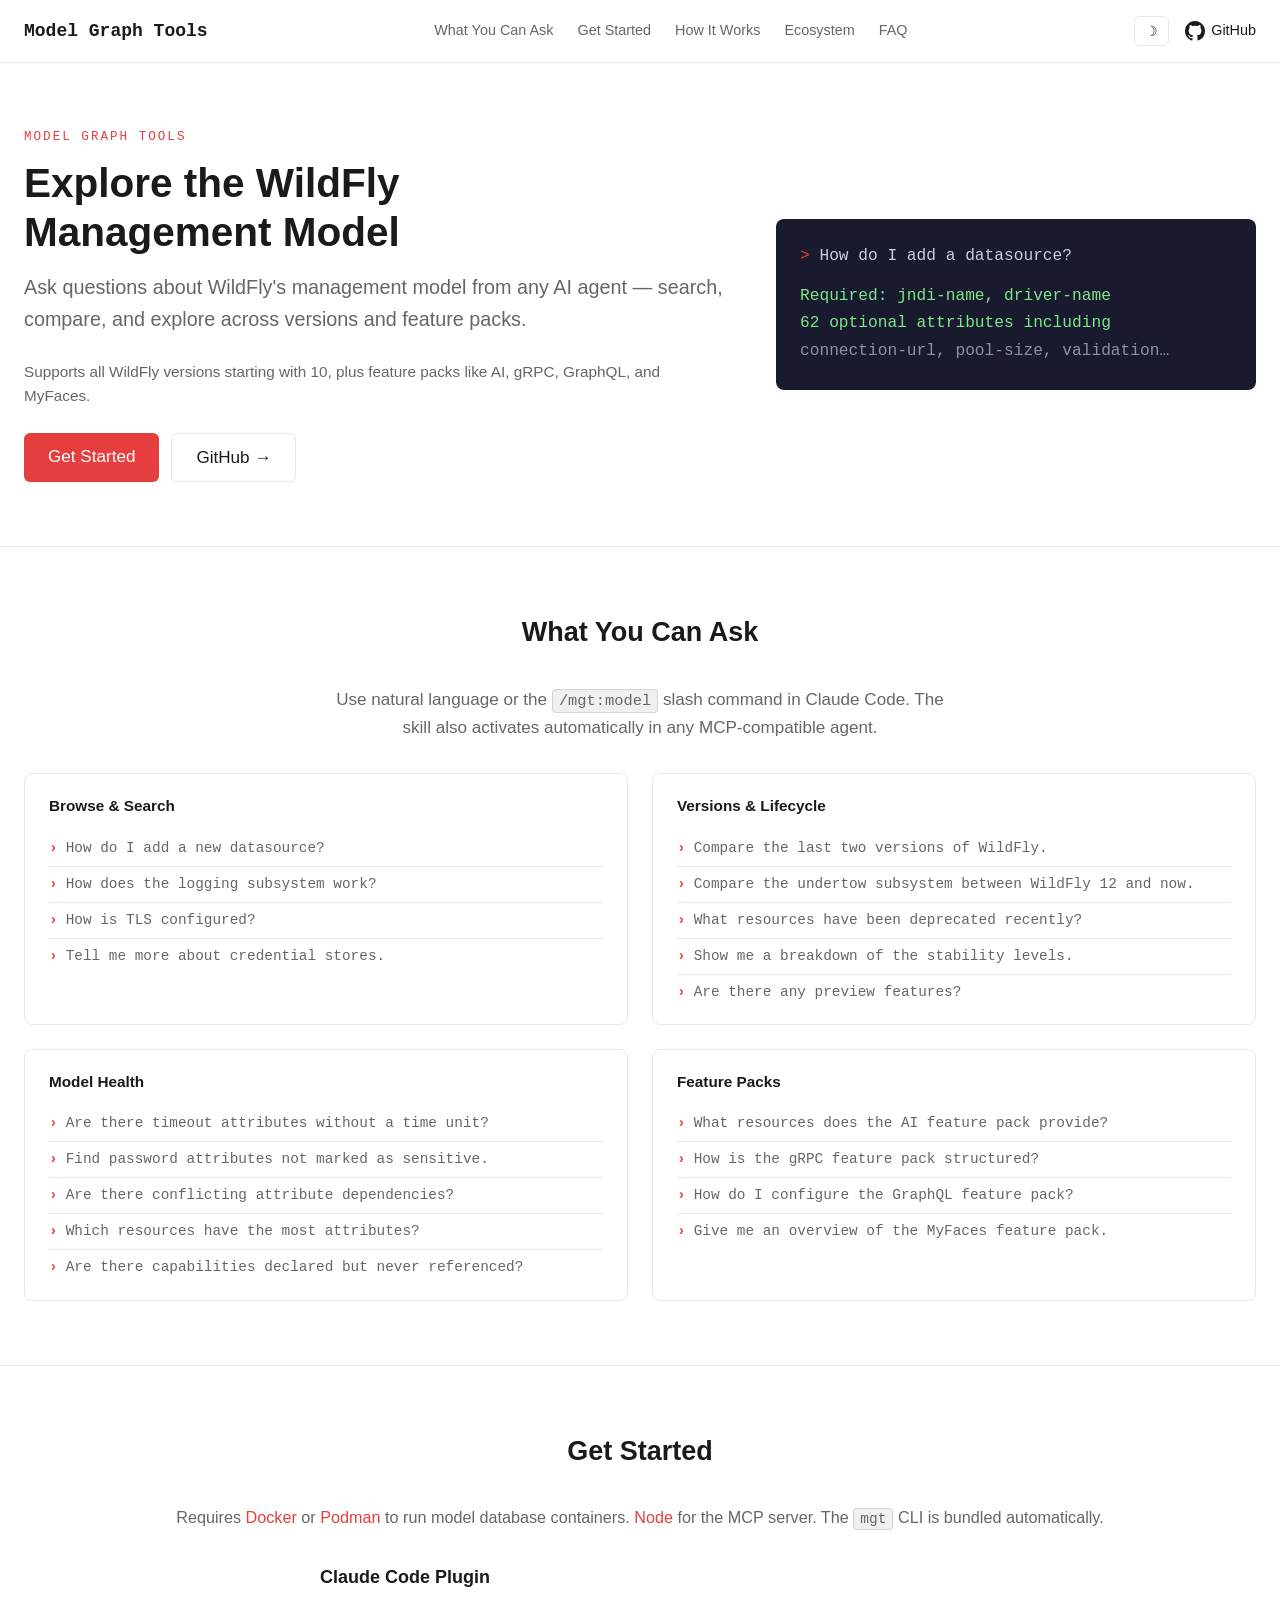
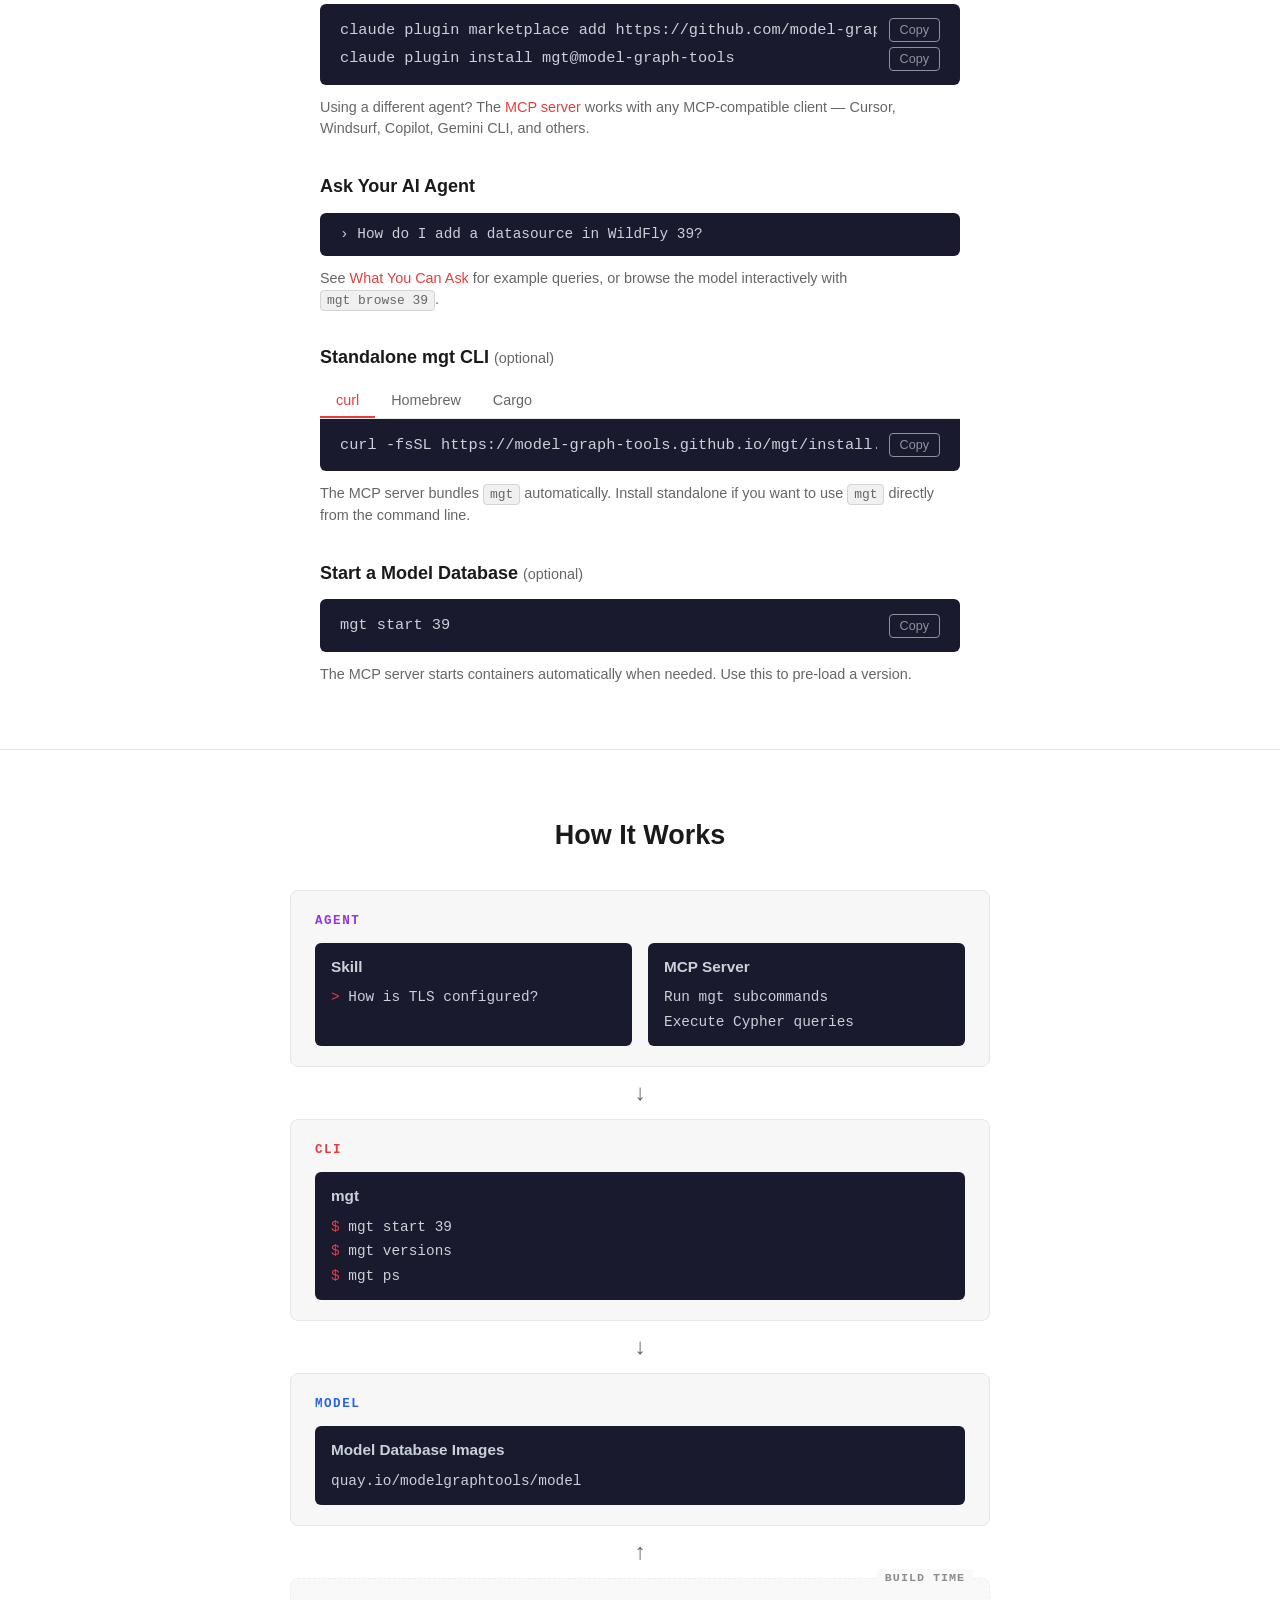
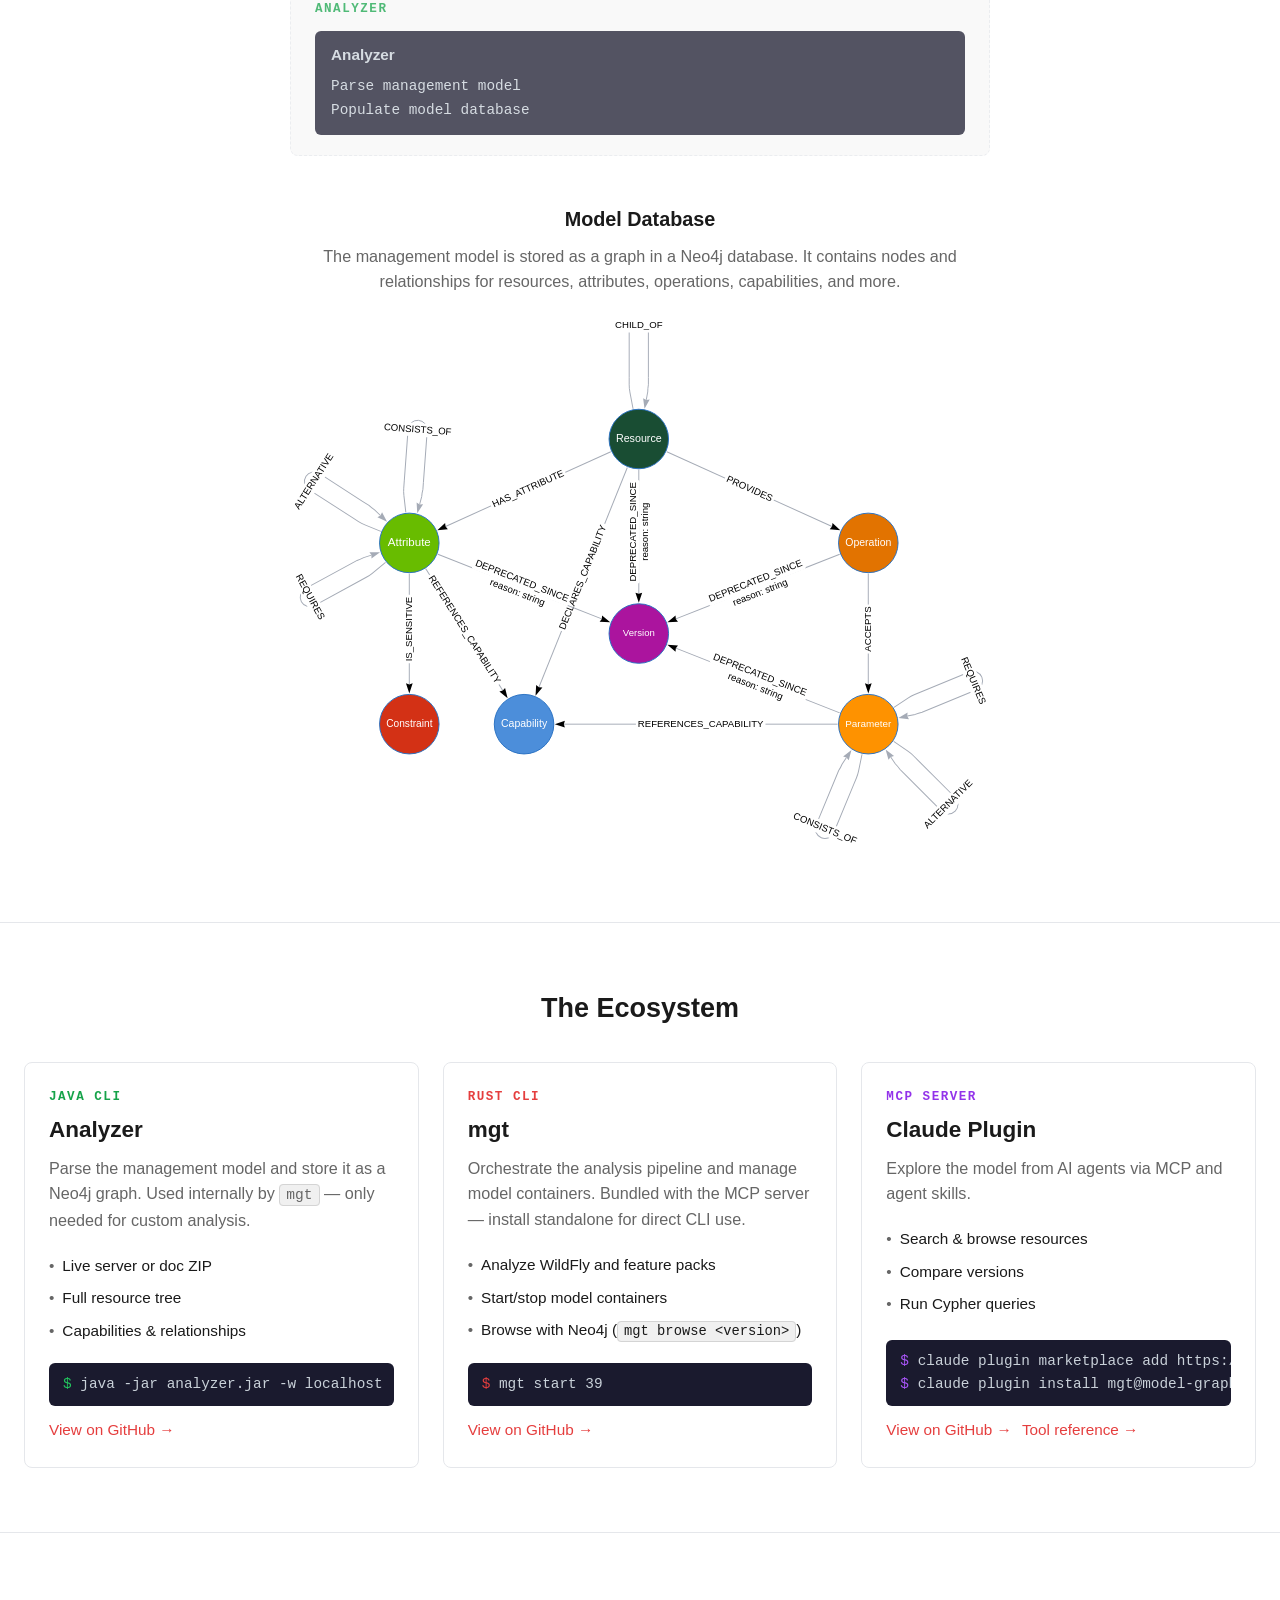
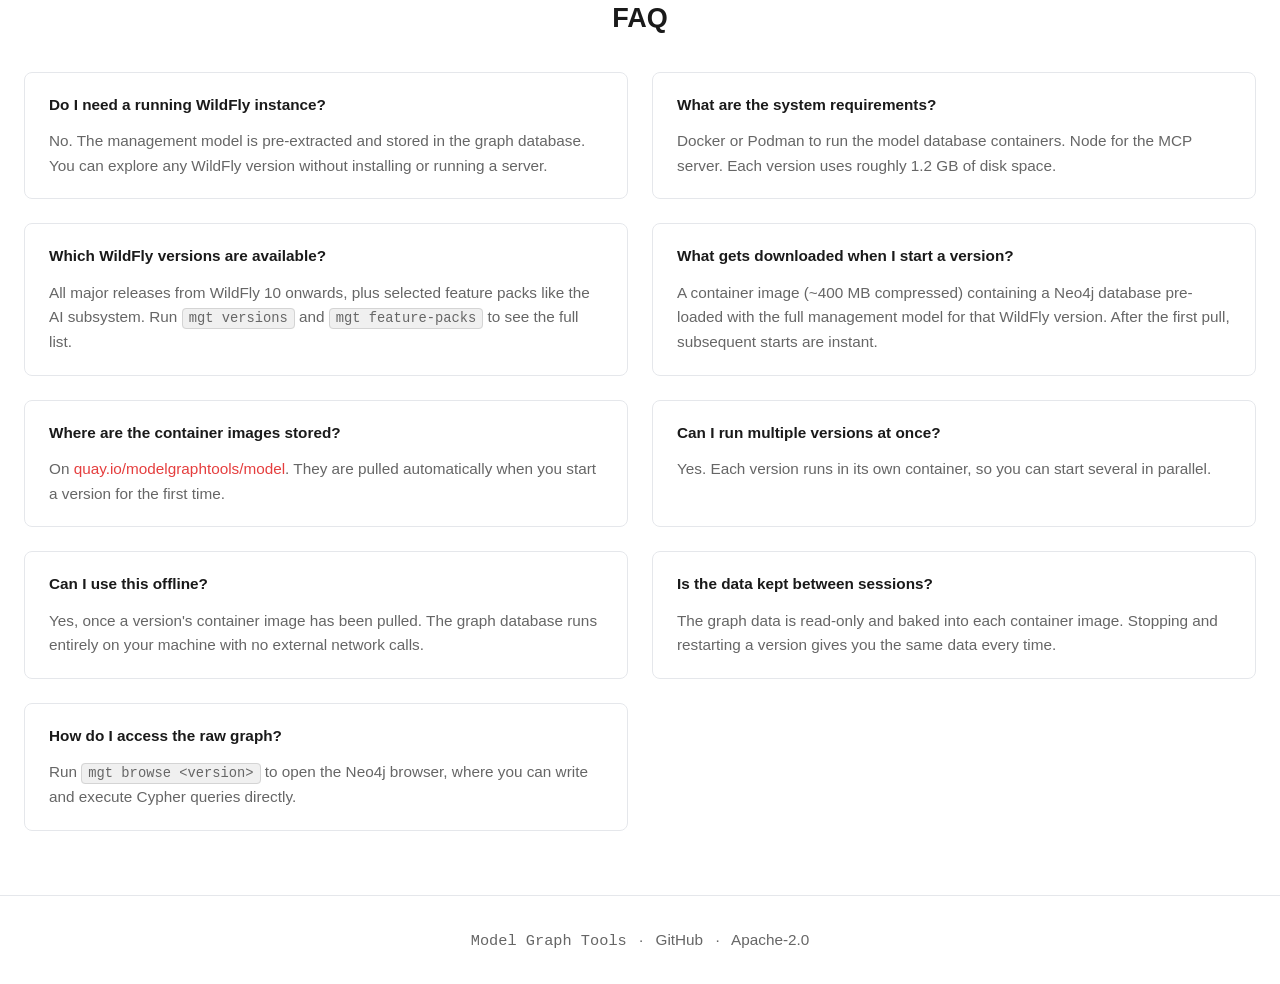
<file: index.html>
<!doctype html>
<html lang="en">
    <head>
        <meta charset="UTF-8" />
        <meta name="viewport" content="width=device-width, initial-scale=1.0" />
        <title>Model Graph Tools</title>
        <meta
            name="description"
            content="Parse, graph, search, and compare WildFly's management model across versions and feature packs."
        />
        <meta property="og:title" content="Model Graph Tools" />
        <meta property="og:description" content="Parse, graph, search, and compare WildFly's management model across versions and feature packs." />
        <meta property="og:type" content="website" />
        <meta property="og:url" content="https://model-graph-tools.github.io" />
        <meta property="og:image" content="https://model-graph-tools.github.io/icon.png" />
        <meta name="twitter:card" content="summary" />
        <meta name="twitter:title" content="Model Graph Tools" />
        <meta name="twitter:description" content="Parse, graph, search, and compare WildFly's management model across versions and feature packs." />
        <link rel="icon" type="image/png" href="icon.png" />
        <link rel="stylesheet" href="styles.css" />
        <script>
            (function () {
                var s = localStorage, d = "dark", c = "dark";
                try { c = s.getItem("mgt-theme"); } catch (e) {}
                if (c === d || (!c && matchMedia("(prefers-color-scheme:dark)").matches)) {
                    document.documentElement.classList.add(d);
                }
            })();
        </script>
    </head>
    <body>
        <a href="#main" class="skip-link">Skip to content</a>
        <header>
            <a href="/" class="logo mono">Model Graph Tools</a>
            <nav class="header-nav" aria-label="Page sections">
                <a href="#prompts">What You Can Ask</a>
                <a href="#install">Get Started</a>
                <a href="#how-it-works">How It Works</a>
                <a href="#ecosystem">Ecosystem</a>
                <a href="#faq">FAQ</a>
            </nav>
            <div class="header-actions">
                <button class="theme-toggle" id="themeToggle" aria-label="Toggle dark mode">
                    <span id="themeIcon">&#9789;</span>
                </button>
                <a href="https://github.com/model-graph-tools" class="github-link" target="_blank" rel="noopener">
                    <svg width="20" height="20" viewBox="0 0 16 16" fill="currentColor">
                        <path
                            d="M8 0C3.58 0 0 3.58 0 8c0 3.54 2.29 6.53 5.47 7.59.4.07.55-.17.55-.38 0-.19-.01-.82-.01-1.49-2.01.37-2.53-.49-2.69-.94-.09-.23-.48-.94-.82-1.13-.28-.15-.68-.52-.01-.53.63-.01 1.08.58 1.23.82.72 1.21 1.87.87 2.33.66.07-.52.28-.87.51-1.07-1.78-.2-3.64-.89-3.64-3.95 0-.87.31-1.59.82-2.15-.08-.2-.36-1.02.08-2.12 0 0 .67-.21 2.2.82.64-.18 1.32-.27 2-.27.68 0 1.36.09 2 .27 1.53-1.04 2.2-.82 2.2-.82.44 1.1.16 1.92.08 2.12.51.56.82 1.27.82 2.15 0 3.07-1.87 3.75-3.65 3.95.29.25.54.73.54 1.48 0 1.07-.01 1.93-.01 2.2 0 .21.15.46.55.38A8.013 8.013 0 0016 8c0-4.42-3.58-8-8-8z"
                        />
                    </svg>
                    GitHub
                </a>
            </div>
        </header>
        <main id="main">
        <section class="hero container">
            <div class="hero-text">
                <div class="hero-label mono">MODEL GRAPH TOOLS</div>
                <h1 class="hero-title">Explore the WildFly<br />Management Model</h1>
                <p class="hero-subtitle">
                    Ask questions about WildFly's management model from any AI agent &mdash; search, compare, and
                    explore across versions and feature packs.
                </p>
                <p class="hero-versions">Supports all WildFly versions starting with 10, plus feature packs like AI, gRPC, GraphQL, and MyFaces.</p>
                <div class="hero-actions">
                    <a href="#install" class="btn btn-primary">Get Started</a>
                    <a
                        href="https://github.com/model-graph-tools"
                        class="btn btn-outline"
                        target="_blank"
                        rel="noopener"
                        >GitHub &rarr;</a
                    >
                </div>
            </div>
            <div class="hero-terminal mono">
                <div class="hero-question"><span class="prompt">&gt;</span> How do I add a datasource?</div>
                <div class="hero-answer">Required: jndi-name, driver-name</div>
                <div class="hero-answer">62 optional attributes including</div>
                <div class="hero-answer muted">connection-url, pool-size, validation&hellip;</div>
            </div>
        </section>
        <section class="section prompts" id="prompts">
            <div class="container">
                <h2 class="section-title">What You Can Ask</h2>
                <p class="prompts-subtitle">
                    Use natural language or the <code>/mgt:model</code> slash command in Claude Code. The
                    skill also activates automatically in any MCP&#8209;compatible agent.
                </p>
                <div class="content-grid">
                    <div class="content-card">
                        <div class="content-card-title">Browse &amp; Search</div>
                        <ul class="prompts-list mono">
                            <li>How do I add a new datasource?</li>
                            <li>How does the logging subsystem work?</li>
                            <li>How is TLS configured?</li>
                            <li>Tell me more about credential stores.</li>
                        </ul>
                    </div>
                    <div class="content-card">
                        <div class="content-card-title">Versions &amp; Lifecycle</div>
                        <ul class="prompts-list mono">
                            <li>Compare the last two versions of WildFly.</li>
                            <li>Compare the undertow subsystem between WildFly 12 and now.</li>
                            <li>What resources have been deprecated recently?</li>
                            <li>Show me a breakdown of the stability levels.</li>
                            <li>Are there any preview features?</li>
                        </ul>
                    </div>
                    <div class="content-card">
                        <div class="content-card-title">Model Health</div>
                        <ul class="prompts-list mono">
                            <li>Are there timeout attributes without a time unit?</li>
                            <li>Find password attributes not marked as sensitive.</li>
                            <li>Are there conflicting attribute dependencies?</li>
                            <li>Which resources have the most attributes?</li>
                            <li>Are there capabilities declared but never referenced?</li>
                        </ul>
                    </div>
                    <div class="content-card">
                        <div class="content-card-title">Feature Packs</div>
                        <ul class="prompts-list mono">
                            <li>What resources does the AI feature pack provide?</li>
                            <li>How is the gRPC feature pack structured?</li>
                            <li>How do I configure the GraphQL feature pack?</li>
                            <li>Give me an overview of the MyFaces feature pack.</li>
                        </ul>
                    </div>
                </div>
            </div>
        </section>
        <section class="section install" id="install">
            <div class="container">
                <h2 class="section-title">Get Started</h2>
                <p class="install-prereq">
                    Requires
                    <a href="https://www.docker.com/get-started/" target="_blank" rel="noopener">Docker</a> or
                    <a href="https://podman.io/get-started" target="_blank" rel="noopener">Podman</a>
                    to run model database containers.
                    <a href="https://nodejs.org/" target="_blank" rel="noopener">Node</a> for the MCP server.
                    The <code>mgt</code> CLI is bundled automatically.
                </p>
                <div class="install-grid">
                    <div class="install-group">
                        <div class="install-group-title">Claude Code Plugin</div>
                        <div class="code-block standalone-code-block code-block-multi mono">
                            <div class="code-block-line">
                                <code
                                    >claude plugin marketplace add
                                    https://github.com/model-graph-tools/claude-plugin</code
                                >
                                <button
                                    class="copy-btn"
                                    data-copy="claude plugin marketplace add https://github.com/model-graph-tools/claude-plugin"
                                >
                                    Copy
                                </button>
                            </div>
                            <div class="code-block-line">
                                <code>claude plugin install mgt@model-graph-tools</code>
                                <button class="copy-btn" data-copy="claude plugin install mgt@model-graph-tools">
                                    Copy
                                </button>
                            </div>
                        </div>
                        <p class="install-note">
                            Using a different agent? The
                            <a href="https://github.com/model-graph-tools/claude-plugin#other-ai-agents" target="_blank" rel="noopener">MCP server</a>
                            works with any MCP&#8209;compatible client &mdash; Cursor, Windsurf, Copilot, Gemini CLI, and others.
                        </p>
                    </div>
                    <div class="install-group">
                        <div class="install-group-title">Ask Your AI Agent</div>
                        <p class="next-steps-example mono">&rsaquo; How do I add a datasource in WildFly 39?</p>
                        <p class="install-note">
                            See <a href="#prompts">What You Can Ask</a> for example queries, or browse the model
                            interactively with <code>mgt browse 39</code>.
                        </p>
                    </div>
                    <div class="install-group">
                        <div class="install-group-title">Standalone mgt CLI <span class="next-steps-optional">(optional)</span></div>
                        <div class="tabs" role="tablist">
                            <button class="tab active" role="tab" id="tab-btn-curl" data-tab="curl" aria-selected="true" aria-controls="tab-curl" tabindex="0">curl</button>
                            <button class="tab" role="tab" id="tab-btn-brew" data-tab="brew" aria-selected="false" aria-controls="tab-brew" tabindex="-1">Homebrew</button>
                            <button class="tab" role="tab" id="tab-btn-cargo" data-tab="cargo" aria-selected="false" aria-controls="tab-cargo" tabindex="-1">Cargo</button>
                        </div>
                        <div class="tab-content active" id="tab-curl" role="tabpanel" aria-labelledby="tab-btn-curl" tabindex="0">
                            <div class="code-block mono">
                                <code>curl -fsSL https://model-graph-tools.github.io/mgt/install.sh | sh</code>
                                <button
                                    class="copy-btn"
                                    data-copy="curl -fsSL https://model-graph-tools.github.io/mgt/install.sh | sh"
                                >
                                    Copy
                                </button>
                            </div>
                        </div>
                        <div class="tab-content" id="tab-brew" role="tabpanel" aria-labelledby="tab-btn-brew" tabindex="0">
                            <div class="code-block mono">
                                <code>brew tap hpehl/tap &amp;&amp; brew install mgt</code>
                                <button class="copy-btn" data-copy="brew tap hpehl/tap && brew install mgt">
                                    Copy
                                </button>
                            </div>
                        </div>
                        <div class="tab-content" id="tab-cargo" role="tabpanel" aria-labelledby="tab-btn-cargo" tabindex="0">
                            <div class="code-block mono">
                                <code>cargo install mgt</code>
                                <button class="copy-btn" data-copy="cargo install mgt">Copy</button>
                            </div>
                        </div>
                        <p class="install-note">The MCP server bundles <code>mgt</code> automatically. Install standalone if you want to use <code>mgt</code> directly from the command line.</p>
                    </div>
                    <div class="install-group">
                        <div class="install-group-title">Start a Model Database <span class="next-steps-optional">(optional)</span></div>
                        <div class="code-block standalone-code-block mono">
                            <code>mgt start 39</code>
                            <button class="copy-btn" data-copy="mgt start 39">Copy</button>
                        </div>
                        <p class="install-note">The MCP server starts containers automatically when needed. Use this to pre&#8209;load a version.</p>
                    </div>
                </div>
            </div>
        </section>
        <section class="section diagram" id="how-it-works">
            <div class="container">
                <h2 class="section-title">How It Works</h2>
                <div class="architecture">
                    <div class="architecture-tier" data-color="purple">
                        <div class="architecture-tier-label label-mono mono">AGENT</div>
                        <div class="architecture-tier-content">
                            <div class="architecture-inner">
                                <div class="architecture-inner-name">Skill</div>
                                <div class="architecture-inner-detail mono">
                                    <span class="prompt">&gt;</span> How is TLS configured?
                                </div>
                            </div>
                            <div class="architecture-inner">
                                <div class="architecture-inner-name">MCP Server</div>
                                <div class="architecture-inner-detail mono">
                                    <div>Run mgt subcommands</div>
                                    <div>Execute Cypher queries</div>
                                </div>
                            </div>
                        </div>
                    </div>
                    <div class="architecture-arrow">&darr;</div>
                    <div class="architecture-tier" data-color="red">
                        <div class="architecture-tier-label label-mono mono">CLI</div>
                        <div class="architecture-tier-content">
                            <div class="architecture-inner">
                                <div class="architecture-inner-name">mgt</div>
                                <div class="architecture-inner-detail mono">
                                    <div><span class="prompt">$</span> mgt start 39</div>
                                    <div><span class="prompt">$</span> mgt versions</div>
                                    <div><span class="prompt">$</span> mgt ps</div>
                                </div>
                            </div>
                        </div>
                    </div>
                    <div class="architecture-arrow">&darr;</div>
                    <div class="architecture-tier" data-color="blue">
                        <div class="architecture-tier-label label-mono mono">MODEL</div>
                        <div class="architecture-tier-content">
                            <div class="architecture-inner">
                                <div class="architecture-inner-name">Model Database Images</div>
                                <div class="architecture-inner-detail mono">
                                    <a href="https://quay.io/repository/modelgraphtools/model" target="_blank" rel="noopener">quay.io/modelgraphtools/model</a>
                                </div>
                            </div>
                        </div>
                    </div>
                    <div class="architecture-arrow">&uarr;</div>
                    <div class="architecture-tier dashed" data-color="green">
                        <span class="architecture-tier-badge mono">BUILD TIME</span>
                        <div class="architecture-tier-label label-mono mono">ANALYZER</div>
                        <div class="architecture-tier-content">
                            <div class="architecture-inner">
                                <div class="architecture-inner-name">Analyzer</div>
                                <div class="architecture-inner-detail mono">
                                    <div>Parse management model</div>
                                    <div>Populate model database</div>
                                </div>
                            </div>
                        </div>
                    </div>
                </div>
                <div class="schema-container">
                    <h3 class="schema-title">Model Database</h3>
                    <p class="schema-caption">
                        The management model is stored as a graph in a Neo4j database. It contains nodes and relationships for
                        resources, attributes, operations, capabilities, and more.
                    </p>
                    <img
                        src="schema.svg"
                        alt="Graph schema showing resource, attribute, operation, capability, and parameter nodes with their relationships"
                        class="schema-img"
                    />
                </div>
            </div>
        </section>
        <section class="section ecosystem" id="ecosystem">
            <div class="container">
                <h2 class="section-title">The Ecosystem</h2>
                <div class="cards">
                    <div class="card" data-color="green">
                        <div class="card-label label-mono mono">JAVA CLI</div>
                        <div class="card-name">Analyzer</div>
                        <p class="card-desc">Parse the management model and store it as a Neo4j graph. Used internally by <code>mgt</code> &mdash; only needed for custom analysis.</p>
                        <ul class="card-features">
                            <li>Live server or doc ZIP</li>
                            <li>Full resource tree</li>
                            <li>Capabilities &amp; relationships</li>
                        </ul>
                        <div class="card-terminal mono">
                            <span class="prompt">$</span> <span class="cmd">java -jar analyzer.jar -w localhost</span>
                        </div>
                        <a
                            href="https://github.com/model-graph-tools/analyzer"
                            class="card-link"
                            target="_blank"
                            rel="noopener"
                            >View on GitHub &rarr;</a
                        >
                    </div>
                    <div class="card" data-color="red">
                        <div class="card-label label-mono mono">RUST CLI</div>
                        <div class="card-name">mgt</div>
                        <p class="card-desc">Orchestrate the analysis pipeline and manage model containers. Bundled with the MCP server &mdash; install standalone for direct CLI use.</p>
                        <ul class="card-features">
                            <li>Analyze WildFly and feature packs</li>
                            <li>Start/stop model containers</li>
                            <li>Browse with Neo4j (<code>mgt browse &lt;version&gt;</code>)</li>
                        </ul>
                        <div class="card-terminal mono">
                            <span class="prompt">$</span> <span class="cmd">mgt start 39</span>
                        </div>
                        <a
                            href="https://github.com/model-graph-tools/tooling"
                            class="card-link"
                            target="_blank"
                            rel="noopener"
                            >View on GitHub &rarr;</a
                        >
                    </div>
                    <div class="card" data-color="purple">
                        <div class="card-label label-mono mono">MCP SERVER</div>
                        <div class="card-name">Claude Plugin</div>
                        <p class="card-desc">Explore the model from AI agents via MCP and agent skills.</p>
                        <ul class="card-features">
                            <li>Search &amp; browse resources</li>
                            <li>Compare versions</li>
                            <li>Run Cypher queries</li>
                        </ul>
                        <div class="card-terminal mono">
                            <div>
                                <span class="prompt">$</span>
                                <span class="cmd"
                                    >claude plugin marketplace add
                                    https://github.com/model-graph-tools/claude-plugin</span
                                >
                            </div>
                            <div>
                                <span class="prompt">$</span>
                                <span class="cmd">claude plugin install mgt@model-graph-tools</span>
                            </div>
                        </div>
                        <div class="card-links">
                            <a
                                href="https://github.com/model-graph-tools/claude-plugin"
                                class="card-link"
                                target="_blank"
                                rel="noopener"
                                >View on GitHub &rarr;</a
                            >
                            <a
                                href="https://github.com/model-graph-tools/claude-plugin#what-you-can-do"
                                class="card-link"
                                target="_blank"
                                rel="noopener"
                                >Tool reference &rarr;</a
                            >
                        </div>
                    </div>
                </div>
            </div>
        </section>
        <section class="section faq" id="faq">
            <div class="container">
                <h2 class="section-title">FAQ</h2>
                <div class="content-grid">
                    <div class="content-card">
                        <div class="content-card-title">Do I need a running WildFly instance?</div>
                        <p class="faq-answer">
                            No. The management model is pre-extracted and stored in the graph database. You can
                            explore any WildFly version without installing or running a server.
                        </p>
                    </div>
                    <div class="content-card">
                        <div class="content-card-title">What are the system requirements?</div>
                        <p class="faq-answer">
                            Docker or Podman to run the model database containers. Node for the MCP server.
                            Each version uses roughly 1.2 GB of disk space.
                        </p>
                    </div>
                    <div class="content-card">
                        <div class="content-card-title">Which WildFly versions are available?</div>
                        <p class="faq-answer">
                            All major releases from WildFly 10 onwards, plus selected feature packs like the AI
                            subsystem. Run <code class="mono">mgt versions</code> and
                            <code class="mono">mgt feature-packs</code> to see the full list.
                        </p>
                    </div>
                    <div class="content-card">
                        <div class="content-card-title">What gets downloaded when I start a version?</div>
                        <p class="faq-answer">
                            A container image (~400 MB compressed) containing a Neo4j database pre-loaded with the
                            full management model for that WildFly version. After the first pull, subsequent starts
                            are instant.
                        </p>
                    </div>
                    <div class="content-card">
                        <div class="content-card-title">Where are the container images stored?</div>
                        <p class="faq-answer">
                            On <a href="https://quay.io/repository/modelgraphtools/model" target="_blank" rel="noopener">quay.io/modelgraphtools/model</a>.
                            They are pulled automatically when you start a version for the first time.
                        </p>
                    </div>
                    <div class="content-card">
                        <div class="content-card-title">Can I run multiple versions at once?</div>
                        <p class="faq-answer">
                            Yes. Each version runs in its own container, so you can start several in parallel.
                        </p>
                    </div>
                    <div class="content-card">
                        <div class="content-card-title">Can I use this offline?</div>
                        <p class="faq-answer">
                            Yes, once a version's container image has been pulled. The graph database runs entirely
                            on your machine with no external network calls.
                        </p>
                    </div>
                    <div class="content-card">
                        <div class="content-card-title">Is the data kept between sessions?</div>
                        <p class="faq-answer">
                            The graph data is read-only and baked into each container image. Stopping and restarting
                            a version gives you the same data every time.
                        </p>
                    </div>
                    <div class="content-card">
                        <div class="content-card-title">How do I access the raw graph?</div>
                        <p class="faq-answer">
                            Run <code class="mono">mgt browse &lt;version&gt;</code> to open the Neo4j browser, where you
                            can write and execute Cypher queries directly.
                        </p>
                    </div>
                </div>
            </div>
        </section>
        <div id="copyStatus" class="sr-only" aria-live="polite"></div>
        </main>
        <footer>
            <div class="container">
                <span class="mono">Model Graph Tools</span>
                <span class="footer-sep">&middot;</span>
                <a href="https://github.com/model-graph-tools" target="_blank" rel="noopener">GitHub</a>
                <span class="footer-sep">&middot;</span>
                <span>Apache-2.0</span>
            </div>
        </footer>
        <script src="main.js"></script>
    </body>
</html>
</file>
<file: styles.css>
/* ──────────────────────────────────────
   Base: Custom properties & resets
   ────────────────────────────────────── */

:root {
    /* Colors */
    --bg: #ffffff;
    --bg-secondary: #f7f7f7;
    --text: #1a1a1a;
    --text-secondary: #666666;
    --border: #e5e7eb;
    --accent: #e53e3e;
    --accent-hover: #c53030;
    --terminal-bg: #1a1a2e;
    --terminal-text: #c9d1d9;
    --terminal-prompt: #e53e3e;
    --terminal-success: #7ee787;
    --terminal-muted: #8b949e;
    --red: #e53e3e;
    --red-bg: #fef2f2;
    --red-text: #e53e3e;
    --green: #22c55e;
    --green-bg: #f0fdf4;
    --green-text: #16a34a;
    --blue: #3b82f6;
    --blue-bg: #eff6ff;
    --blue-text: #2563eb;
    --purple: #a855f7;
    --purple-bg: #faf5ff;
    --purple-text: #9333ea;
    --code-bg: #f0f0f0;
    --code-border: #d4d4d4;

    /* Spacing */
    --space-xs: 4px;
    --space-xs-sm: 6px;
    --space-sm: 8px;
    --space-sm-md: 10px;
    --space-md: 12px;
    --space-md-lg: 14px;
    --space-lg: 16px;
    --space-lg-xl: 20px;
    --space-xl: 24px;
    --space-2xl: 32px;
    --space-3xl: 48px;
    --space-4xl: 64px;
    --space-5xl: 80px;

    /* Radii */
    --radius-sm: 4px;
    --radius-md: 6px;
    --radius-lg: 8px;

    /* Typography */
    --font-size-base: 18px;
    --font-2xs: 0.65rem;
    --font-xs: 0.7rem;
    --font-sm: 0.8rem;
    --font-base: 0.85rem;
    --font-md: 0.9rem;
    --font-lg: 0.95rem;

    /* Layout */
    --max-width: 1280px;
    --header-height: 60px;
}

.dark {
    --bg: #0d1117;
    --bg-secondary: #161b22;
    --text: #c9d1d9;
    --text-secondary: #8b949e;
    --border: #30363d;
    --accent: #e53e3e;
    --accent-hover: #f56565;
    --terminal-bg: #161b22;
    --red-bg: #0d1117;
    --red-text: #f56565;
    --green-bg: #0d1117;
    --green-text: #7ee787;
    --blue-bg: #0d1117;
    --blue-text: #79c0ff;
    --purple-bg: #0d1117;
    --purple-text: #d2a8ff;
    --code-bg: #1c2128;
    --code-border: #30363d;
}

html {
    font-size: var(--font-size-base);
    scroll-behavior: smooth;
}

*,
*::before,
*::after {
    box-sizing: border-box;
    margin: 0;
    padding: 0;
}

body {
    font-family: -apple-system, BlinkMacSystemFont, "Segoe UI", Roboto, Oxygen, Ubuntu, sans-serif;
    background: var(--bg);
    color: var(--text);
    line-height: 1.6;
    transition:
        background 0.2s,
        color 0.2s;
}

code {
    font-size: 0.9em;
    background: var(--code-bg);
    border: 1px solid var(--code-border);
    border-radius: var(--radius-sm);
    padding: 2px 6px;
    white-space: nowrap;
}

/* ──────────────────────────────────────
   Skip link (accessibility)
   ────────────────────────────────────── */

.skip-link {
    position: absolute;
    top: -100%;
    left: var(--space-xl);
    background: var(--accent);
    color: #fff;
    padding: var(--space-sm) var(--space-lg);
    border-radius: var(--radius-md);
    font-size: var(--font-base);
    text-decoration: none;
    z-index: 100;
}

.skip-link:focus {
    top: var(--space-sm);
}

/* ──────────────────────────────────────
   Layout
   ────────────────────────────────────── */

.container {
    max-width: var(--max-width);
    margin: 0 auto;
    padding: 0 var(--space-xl);
}

.mono {
    font-family: "SFMono-Regular", Consolas, "Liberation Mono", Menlo, monospace;
}

.label-mono {
    font-size: var(--font-xs);
    letter-spacing: 1.5px;
    font-weight: 600;
}

.sr-only {
    position: absolute;
    width: 1px;
    height: 1px;
    padding: 0;
    margin: -1px;
    overflow: hidden;
    clip: rect(0, 0, 0, 0);
    white-space: nowrap;
    border: 0;
}

[data-color="purple"] { --tier-color: var(--purple-text); --tier-color-bright: var(--purple); }
[data-color="red"]    { --tier-color: var(--accent);       --tier-color-bright: var(--accent); }
[data-color="green"]  { --tier-color: var(--green-text);   --tier-color-bright: var(--green); }
[data-color="blue"]   { --tier-color: var(--blue-text);    --tier-color-bright: var(--blue); }

.section {
    padding: var(--space-4xl) 0;
    border-top: 1px solid var(--border);
    scroll-margin-top: var(--header-height);
}

.section-title {
    font-size: 1.5rem;
    font-weight: 700;
    text-align: center;
    margin-bottom: var(--space-2xl);
}

.section a:not(.btn) {
    color: var(--accent);
    text-decoration: none;
}

.section a:not(.btn):hover {
    text-decoration: underline;
}

/* ──────────────────────────────────────
   Header
   ────────────────────────────────────── */

header {
    display: flex;
    align-items: center;
    justify-content: space-between;
    padding: var(--space-lg) var(--space-xl);
    border-bottom: 1px solid var(--border);
    position: sticky;
    top: 0;
    background: var(--bg);
    z-index: 10;
}

.logo {
    font-size: 1rem;
    font-weight: 700;
    color: var(--text);
    text-decoration: none;
}

.header-nav {
    display: flex;
    align-items: center;
    gap: var(--space-xl);
}

.header-nav a {
    color: var(--text-secondary);
    text-decoration: none;
    font-size: var(--font-sm);
    transition: color 0.2s;
}

.header-nav a:hover {
    color: var(--accent);
}

.header-actions {
    display: flex;
    align-items: center;
    gap: var(--space-lg);
}

.theme-toggle {
    background: none;
    border: 1px solid var(--border);
    border-radius: var(--radius-md);
    padding: var(--space-xs-sm) var(--space-sm-md);
    cursor: pointer;
    color: var(--text);
    font-size: var(--font-sm);
    transition: border-color 0.2s;
}

.theme-toggle:hover {
    border-color: var(--accent);
}

.github-link {
    color: var(--text);
    text-decoration: none;
    font-size: var(--font-sm);
    display: flex;
    align-items: center;
    gap: var(--space-xs-sm);
}

.github-link:hover {
    color: var(--accent);
}

/* ──────────────────────────────────────
   Hero
   ────────────────────────────────────── */

.hero {
    display: flex;
    align-items: center;
    gap: var(--space-3xl);
    padding-top: var(--space-5xl);
    padding-bottom: var(--space-5xl);
}

.hero-text {
    flex: 1;
}

.hero-label {
    font-size: var(--font-xs);
    letter-spacing: 2px;
    color: var(--accent);
    margin-bottom: var(--space-md);
}

.hero-title {
    font-size: 2.25rem;
    font-weight: 700;
    line-height: 1.2;
    margin-bottom: var(--space-lg);
}

.hero-subtitle {
    font-size: 1.1rem;
    color: var(--text-secondary);
    margin-bottom: var(--space-xl);
}

.hero-versions {
    font-size: var(--font-base);
    color: var(--text-secondary);
    margin-bottom: var(--space-xl);
}

.hero-actions {
    display: flex;
    gap: var(--space-md);
}

.btn {
    display: inline-block;
    padding: var(--space-sm-md) var(--space-xl);
    border-radius: var(--radius-md);
    font-size: var(--font-lg);
    font-weight: 500;
    text-decoration: none;
    cursor: pointer;
    border: none;
    transition:
        background 0.2s,
        border-color 0.2s;
}

.btn-primary {
    background: var(--accent);
    color: #fff;
}

.btn-primary:hover {
    background: var(--accent-hover);
}

.btn-outline {
    background: transparent;
    color: var(--text);
    border: 1px solid var(--border);
}

.btn-outline:hover {
    border-color: var(--accent);
    color: var(--accent);
}

/* ──────────────────────────────────────
   Terminal: shared prompt & cmd styles
   ────────────────────────────────────── */

.hero-terminal {
    flex: 0 1 480px;
    background: var(--terminal-bg);
    border-radius: var(--radius-lg);
    padding: var(--space-xl);
    font-size: var(--font-md);
    line-height: 1.7;
}

.prompt {
    color: var(--terminal-prompt);
}

.card-terminal .cmd {
    color: var(--terminal-text);
}

.hero-terminal .muted {
    color: var(--terminal-muted);
}

.hero-question {
    color: var(--terminal-text);
    margin-bottom: var(--space-md);
}

.hero-answer {
    color: var(--terminal-success);
}

/* ──────────────────────────────────────
   Prompts & shared content grid
   ────────────────────────────────────── */

.prompts-subtitle {
    text-align: center;
    color: var(--text-secondary);
    font-size: var(--font-lg);
    margin-bottom: var(--space-2xl);
    max-width: 640px;
    margin-left: auto;
    margin-right: auto;
}

.content-grid {
    display: grid;
    grid-template-columns: 1fr 1fr;
    gap: var(--space-xl);
}

.content-card {
    border: 1px solid var(--border);
    border-radius: var(--radius-lg);
    padding: var(--space-lg-xl) var(--space-xl);
}

.content-card-title {
    font-size: var(--font-base);
    font-weight: 600;
    margin-bottom: var(--space-md);
    color: var(--text);
}

.prompts-list {
    list-style: none;
}

.prompts-list li {
    font-size: var(--font-sm);
    padding: var(--space-xs-sm) 0;
    color: var(--text-secondary);
    border-bottom: 1px solid var(--border);
}

.prompts-list li:last-child {
    border-bottom: none;
    padding-bottom: 0;
}

.prompts-list li::before {
    content: "\203A";
    color: var(--accent);
    margin-right: var(--space-sm);
    font-weight: 700;
}

/* ──────────────────────────────────────
   FAQ
   ────────────────────────────────────── */

.faq-answer {
    font-size: var(--font-base);
    color: var(--text-secondary);
    line-height: 1.6;
}

/* ──────────────────────────────────────
   Install
   ────────────────────────────────────── */

.install-grid {
    display: flex;
    flex-direction: column;
    gap: var(--space-2xl);
    max-width: 640px;
    margin: 0 auto;
}

.install-group {
    min-width: 0;
    display: flex;
    flex-direction: column;
}

.install-group-title {
    font-size: 1rem;
    font-weight: 600;
    margin-bottom: var(--space-md);
}

.install-prereq {
    text-align: center;
    font-size: var(--font-md);
    color: var(--text-secondary);
    margin-bottom: var(--space-2xl);
}

.install-note {
    font-size: var(--font-sm);
    color: var(--text-secondary);
    margin-top: var(--space-md);
    line-height: 1.5;
}

.next-steps-example {
    font-size: var(--font-sm);
    padding: var(--space-sm-md) var(--space-lg-xl);
    background: var(--terminal-bg);
    border-radius: var(--radius-md);
    color: var(--terminal-text);
}

.next-steps-example::first-letter {
    color: var(--accent);
    font-weight: 700;
}

.next-steps-optional {
    font-weight: 400;
    font-size: var(--font-sm);
    color: var(--text-secondary);
}

/* ──────────────────────────────────────
   Tabs
   ────────────────────────────────────── */

.tabs {
    display: flex;
    border-bottom: 1px solid var(--border);
    margin-bottom: 0;
}

.tab {
    padding: var(--space-sm) var(--space-lg);
    font-size: var(--font-sm);
    background: none;
    border: none;
    border-bottom: 2px solid transparent;
    color: var(--text-secondary);
    cursor: pointer;
    transition:
        color 0.2s,
        border-color 0.2s;
}

.tab:hover {
    color: var(--text);
}

.tab.active {
    color: var(--accent);
    border-bottom-color: var(--accent);
}

.tab-content {
    display: none;
}

.tab-content.active {
    display: block;
}

/* ──────────────────────────────────────
   Code blocks
   ────────────────────────────────────── */

.code-block {
    background: var(--terminal-bg);
    border-radius: 0 0 var(--radius-md) var(--radius-md);
    padding: var(--space-md-lg) var(--space-lg-xl);
    font-size: var(--font-base);
    color: var(--terminal-text);
    display: flex;
    align-items: center;
    justify-content: space-between;
    gap: var(--space-md);
    overflow: hidden;
}

.code-block code,
.code-block-line code {
    background: none;
    border: none;
    border-radius: 0;
    padding: 0;
    font-size: inherit;
    flex: 1;
    white-space: nowrap;
    overflow-x: auto;
    min-width: 0;
}

.copy-btn {
    background: none;
    border: 1px solid var(--terminal-muted);
    border-radius: var(--radius-sm);
    color: var(--terminal-muted);
    padding: var(--space-xs) var(--space-sm-md);
    font-size: var(--font-xs);
    cursor: pointer;
    white-space: nowrap;
    transition:
        border-color 0.2s,
        color 0.2s;
}

.copy-btn:hover {
    border-color: var(--terminal-text);
    color: var(--terminal-text);
}

.standalone-code-block {
    border-radius: var(--radius-md);
}

.code-block-multi {
    flex-direction: column;
    align-items: stretch;
    gap: var(--space-xs);
}

.code-block-line {
    display: flex;
    align-items: center;
    justify-content: space-between;
    gap: var(--space-md);
    min-width: 0;
}

/* ──────────────────────────────────────
   Architecture diagram
   ────────────────────────────────────── */

.architecture {
    display: flex;
    flex-direction: column;
    align-items: center;
    max-width: 700px;
    margin: 0 auto var(--space-3xl);
}

.architecture-tier {
    width: 100%;
    border: 1px solid var(--border);
    border-radius: var(--radius-lg);
    padding: var(--space-lg-xl) var(--space-xl);
    background: var(--bg-secondary);
}

.architecture-tier-label {
    margin-bottom: var(--space-md);
    color: var(--tier-color);
}

.architecture-tier-content {
    display: flex;
    gap: var(--space-lg);
}

.architecture-inner {
    flex: 1;
    background: var(--terminal-bg);
    border-radius: var(--radius-md);
    padding: var(--space-md) var(--space-lg);
    min-width: 0;
}

.architecture-inner-name {
    font-size: var(--font-base);
    font-weight: 600;
    margin-bottom: var(--space-xs-sm);
    color: var(--terminal-text);
}

.architecture-inner-detail {
    font-size: var(--font-sm);
    color: var(--terminal-text);
    line-height: 1.7;
}

.architecture-inner-detail a:not(.btn) {
    color: var(--terminal-text);
    text-decoration: none;
}

.architecture-inner-detail a:not(.btn):hover {
    text-decoration: underline;
}

.architecture-arrow {
    color: var(--text-secondary);
    font-size: 1.25rem;
    padding: var(--space-sm) 0;
}

.architecture-tier.dashed {
    border-style: dashed;
    opacity: 0.75;
    position: relative;
}

.architecture-tier-badge {
    position: absolute;
    top: -10px;
    right: var(--space-lg);
    background: var(--bg-secondary);
    padding: 0 var(--space-sm);
    font-size: var(--font-2xs);
    letter-spacing: 1px;
    color: var(--text-secondary);
    font-weight: 600;
}

/* ──────────────────────────────────────
   Graph schema
   ────────────────────────────────────── */

.schema-container {
    text-align: center;
    max-width: 700px;
    margin: 0 auto;
}

.schema-title {
    font-size: 1.1rem;
    font-weight: 600;
    margin-bottom: var(--space-sm);
}

.schema-caption {
    font-size: var(--font-md);
    color: var(--text-secondary);
    margin-bottom: var(--space-xl);
}

.schema-img {
    max-width: 100%;
    height: auto;
}

.dark .schema-img {
    filter: invert(0.85) hue-rotate(180deg) saturate(1.2);
}

/* ──────────────────────────────────────
   Ecosystem cards
   ────────────────────────────────────── */

.cards {
    display: flex;
    gap: var(--space-xl);
}

.card {
    flex: 1;
    min-width: 0;
    border: 1px solid var(--border);
    border-radius: var(--radius-lg);
    padding: var(--space-xl);
    display: flex;
    flex-direction: column;
}

.card-label {
    margin-bottom: var(--space-xs);
    color: var(--tier-color);
}

.card-name {
    font-size: 1.25rem;
    font-weight: 700;
    margin-bottom: var(--space-sm);
}

.card-desc {
    font-size: var(--font-md);
    color: var(--text-secondary);
    margin-bottom: var(--space-lg);
}

.card-features {
    list-style: none;
    margin-bottom: var(--space-lg);
    flex: 1;
}

.card-features li {
    font-size: var(--font-base);
    padding: var(--space-xs) 0;
    color: var(--text);
}

.card-features li::before {
    content: "\2022";
    color: var(--text-secondary);
    margin-right: var(--space-sm);
}

.card-terminal {
    background: var(--terminal-bg);
    border-radius: var(--radius-md);
    padding: var(--space-sm-md) var(--space-md-lg);
    font-size: var(--font-sm);
    margin-bottom: var(--space-md);
    overflow-x: auto;
    white-space: nowrap;
}

.card-terminal .prompt { color: var(--tier-color-bright); }

.card-links {
    display: flex;
    gap: var(--space-sm-md);
}

.card-link {
    font-size: var(--font-base);
}

/* ──────────────────────────────────────
   Footer
   ────────────────────────────────────── */

footer {
    border-top: 1px solid var(--border);
    padding: var(--space-2xl) var(--space-xl);
    text-align: center;
    font-size: var(--font-base);
    color: var(--text-secondary);
}

footer a {
    color: var(--text-secondary);
    text-decoration: none;
}

footer a:hover {
    color: var(--accent);
}

footer .footer-sep {
    margin: 0 var(--space-sm);
}

/* ──────────────────────────────────────
   Focus styles (keyboard navigation)
   ────────────────────────────────────── */

.header-nav a:focus-visible,
.btn:focus-visible,
.card-link:focus-visible,
.github-link:focus-visible,
.tab:focus-visible,
.theme-toggle:focus-visible,
.copy-btn:focus-visible,
footer a:focus-visible {
    outline: 2px solid var(--accent);
    outline-offset: 2px;
}

/* ──────────────────────────────────────
   Responsive: tablet (≤ 1280px)
   ────────────────────────────────────── */

@media (max-width: 1280px) {
    .hero {
        padding-top: var(--space-4xl);
        padding-bottom: var(--space-4xl);
    }
}

/* ──────────────────────────────────────
   Responsive: mobile (≤ 768px)
   ────────────────────────────────────── */

@media (max-width: 768px) {
    :root {
        --font-size-base: 16px;
    }

    .header-nav {
        display: none;
    }

    .hero {
        flex-direction: column;
        padding-top: var(--space-3xl);
        padding-bottom: var(--space-3xl);
        gap: var(--space-2xl);
    }

    .hero-terminal {
        flex: none;
        width: 100%;
    }

    .hero-title {
        font-size: 1.75rem;
    }

    .architecture-tier-content {
        flex-direction: column;
    }

    .schema-caption {
        position: absolute;
        width: 1px;
        height: 1px;
        padding: 0;
        margin: -1px;
        overflow: hidden;
        clip: rect(0, 0, 0, 0);
        white-space: nowrap;
        border: 0;
    }

    .cards {
        flex-direction: column;
    }

    .content-grid {
        grid-template-columns: 1fr;
    }
}

/* ──────────────────────────────────────
   Reduced motion
   ────────────────────────────────────── */

@media (prefers-reduced-motion: reduce) {
    html {
        scroll-behavior: auto;
    }

    *,
    *::before,
    *::after {
        transition-duration: 0.01ms !important;
    }
}
</file>
